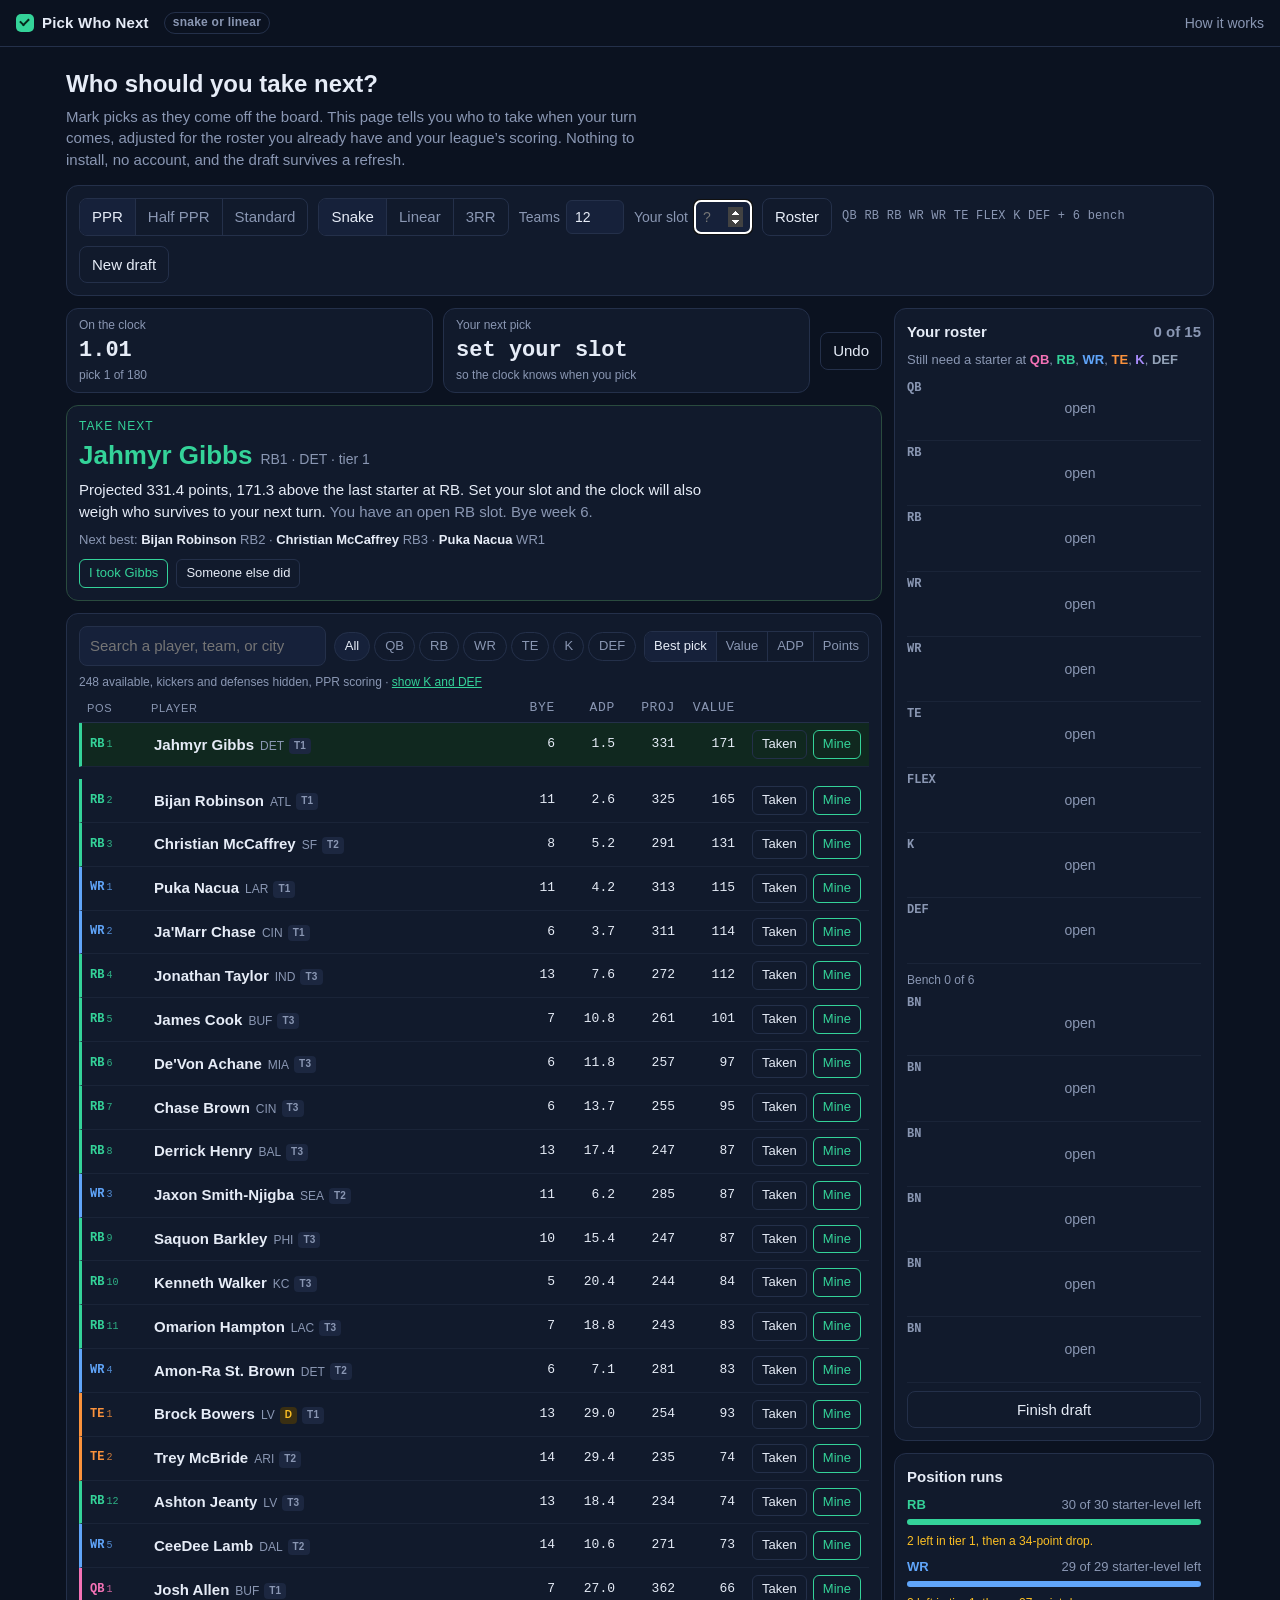
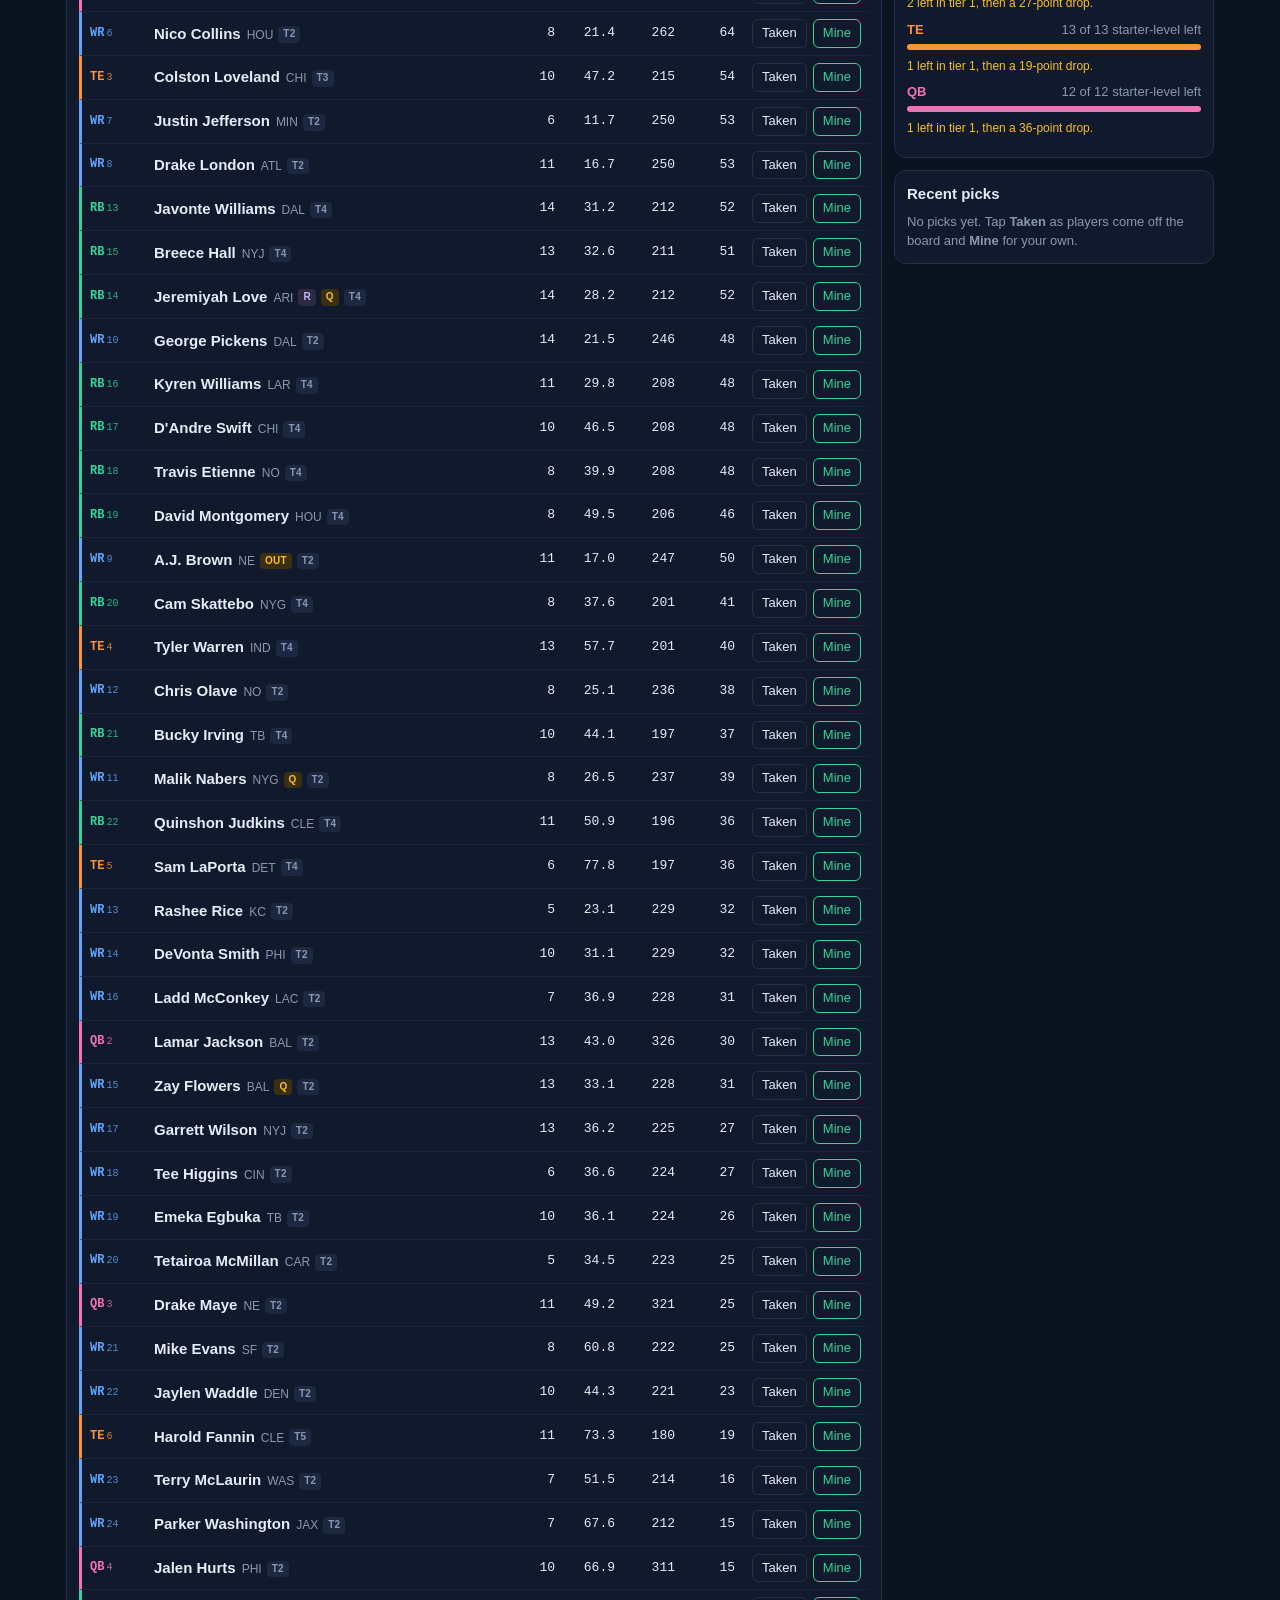
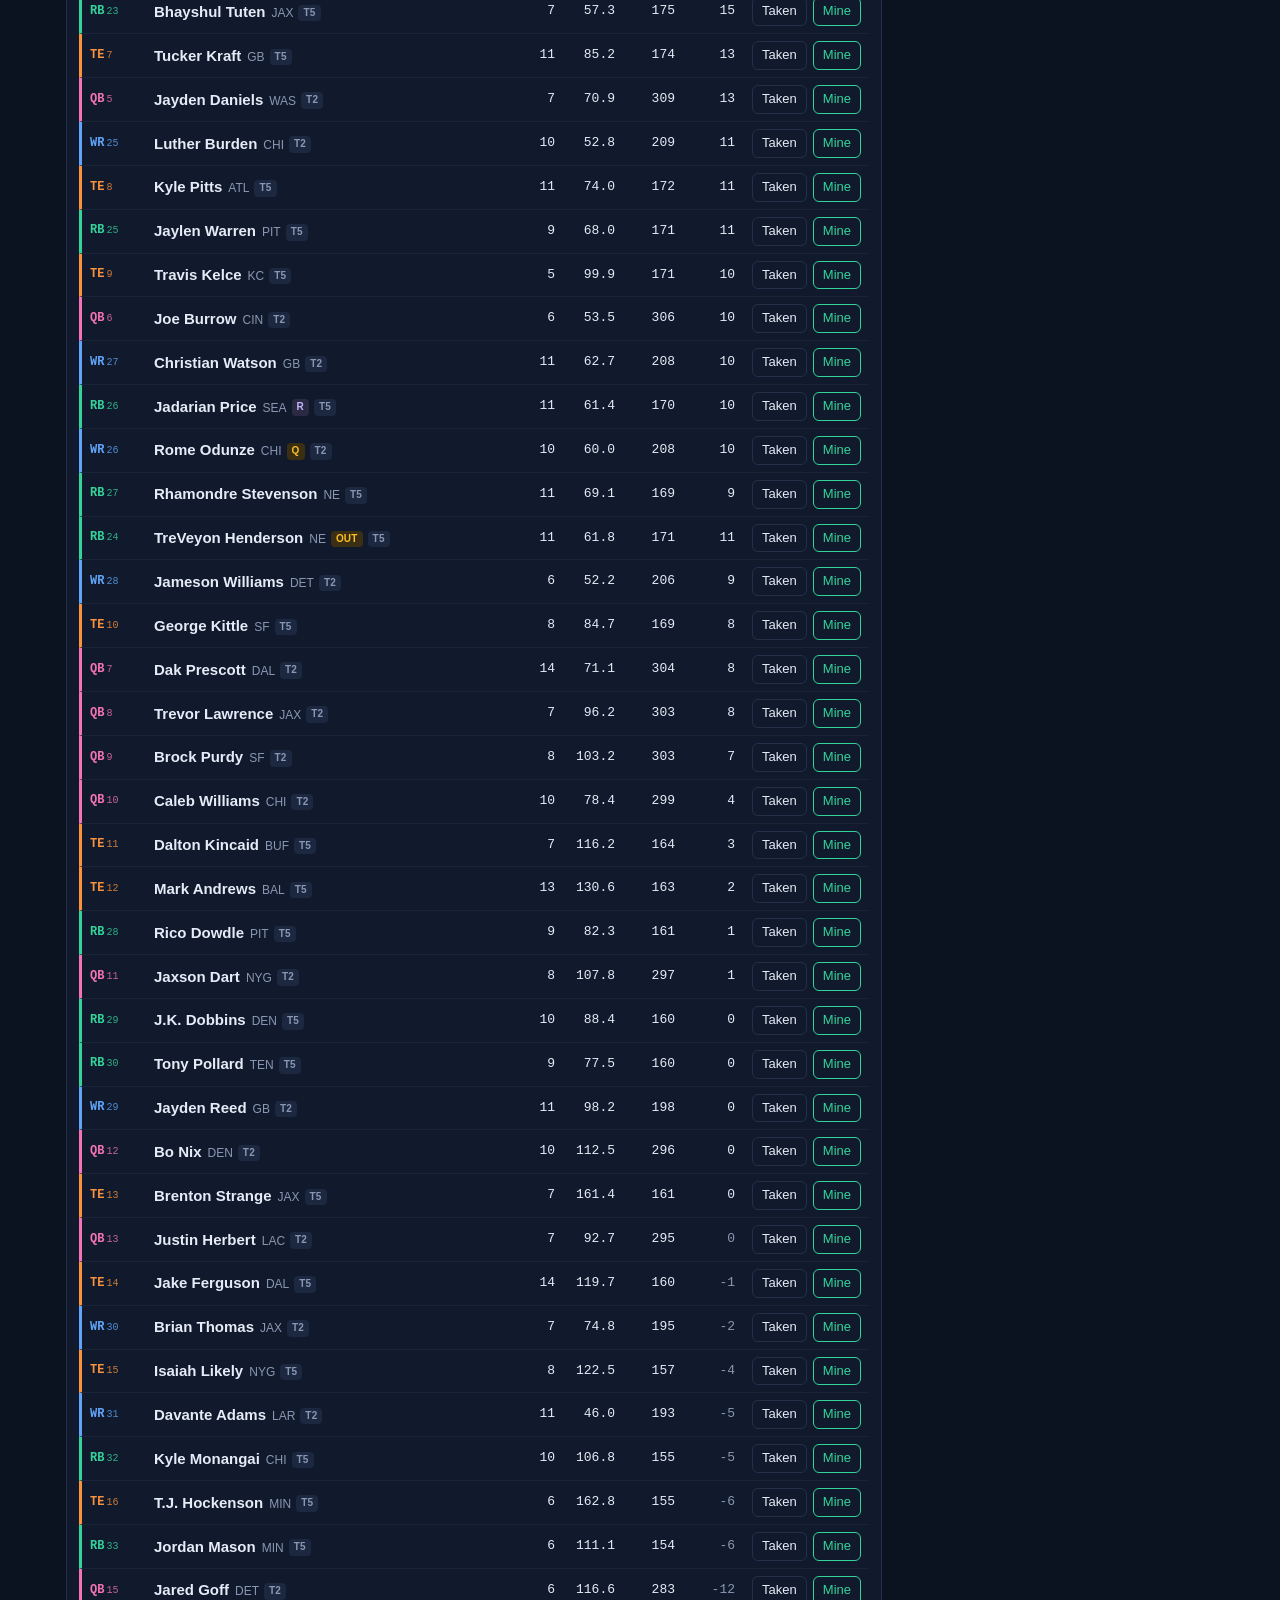
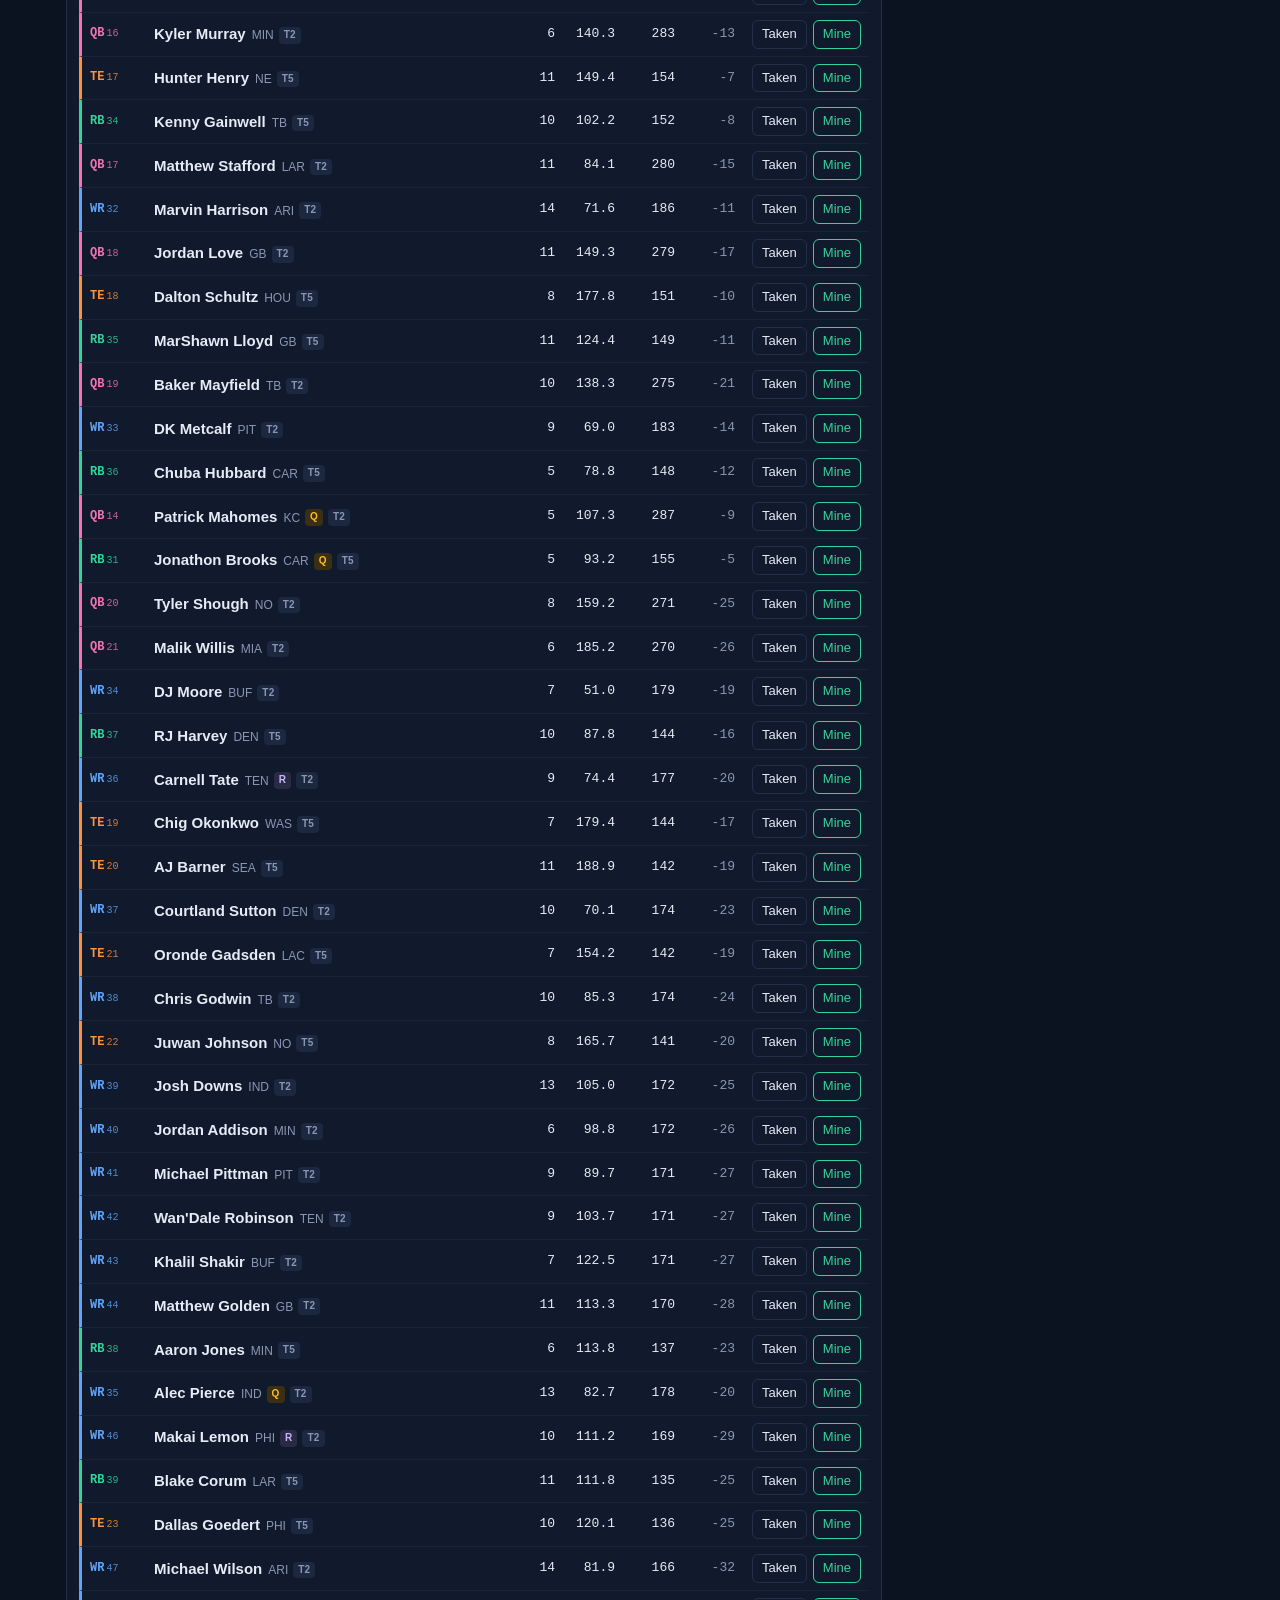
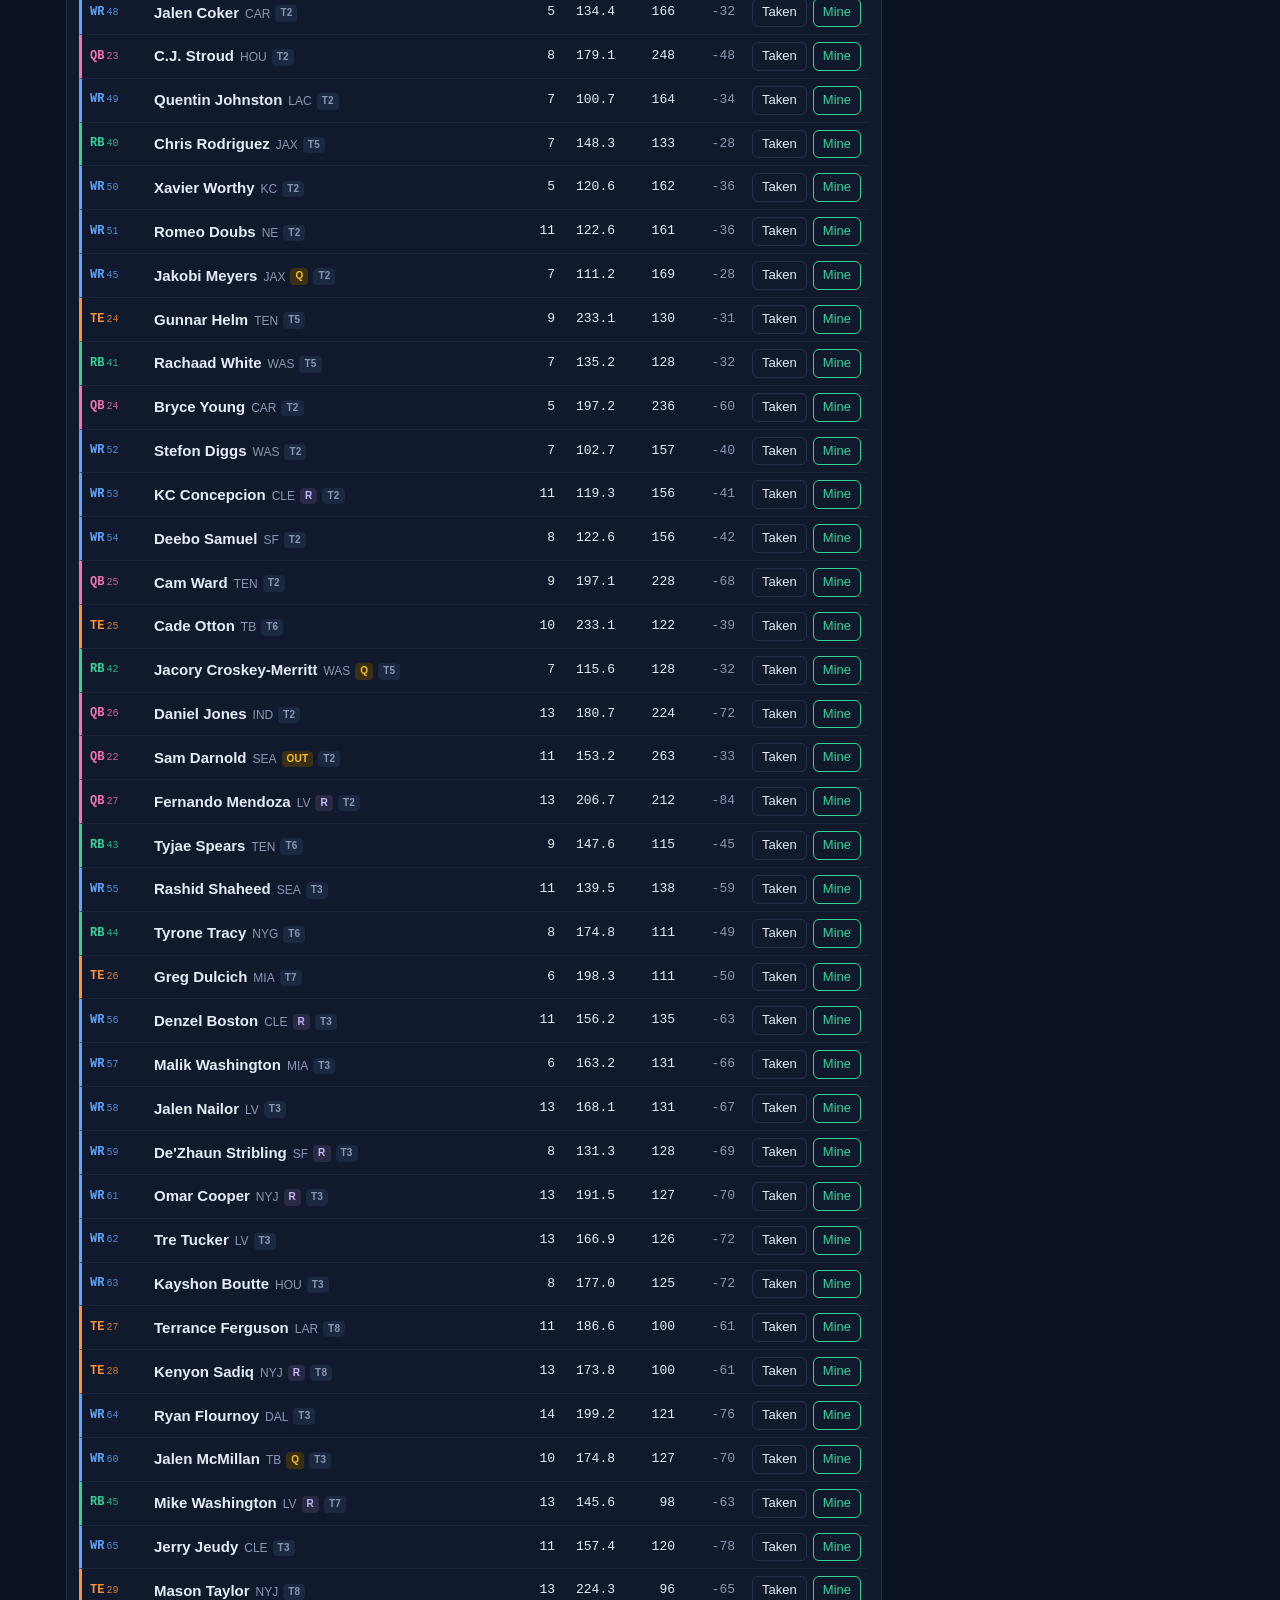
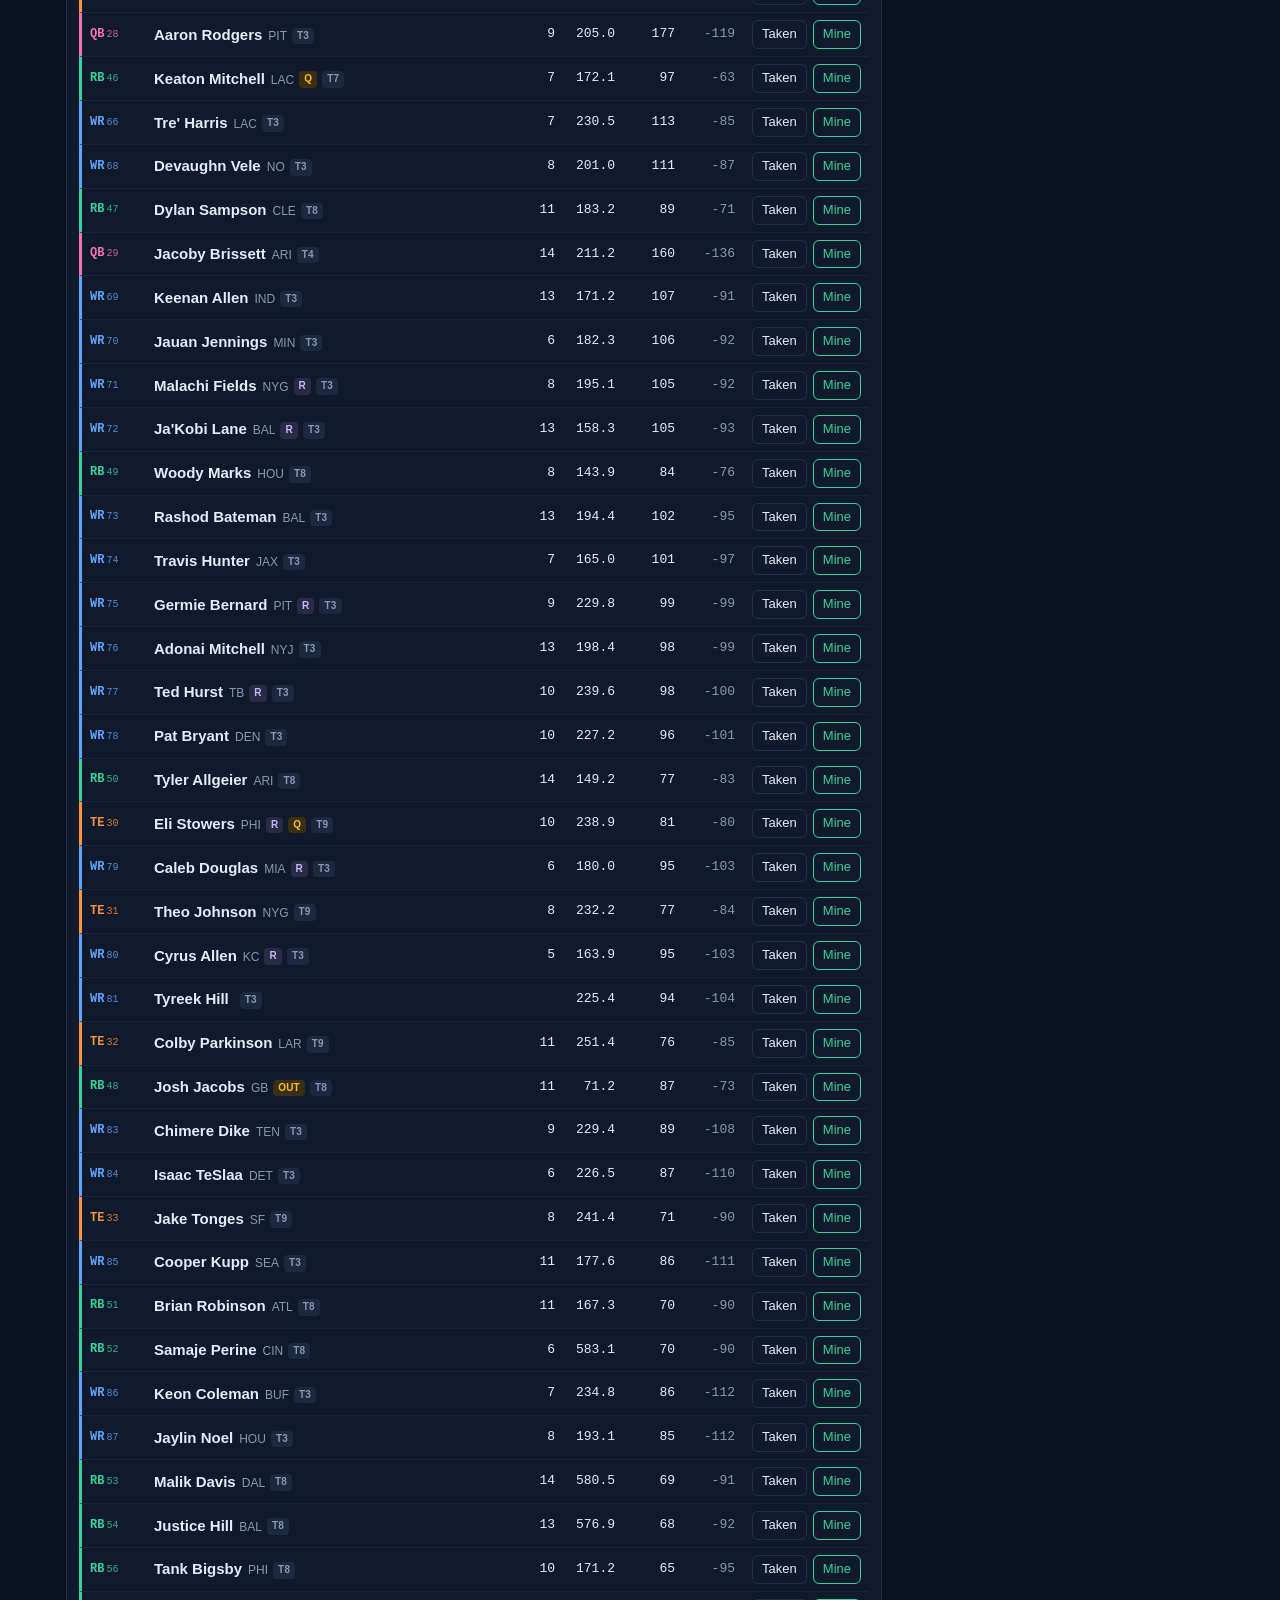
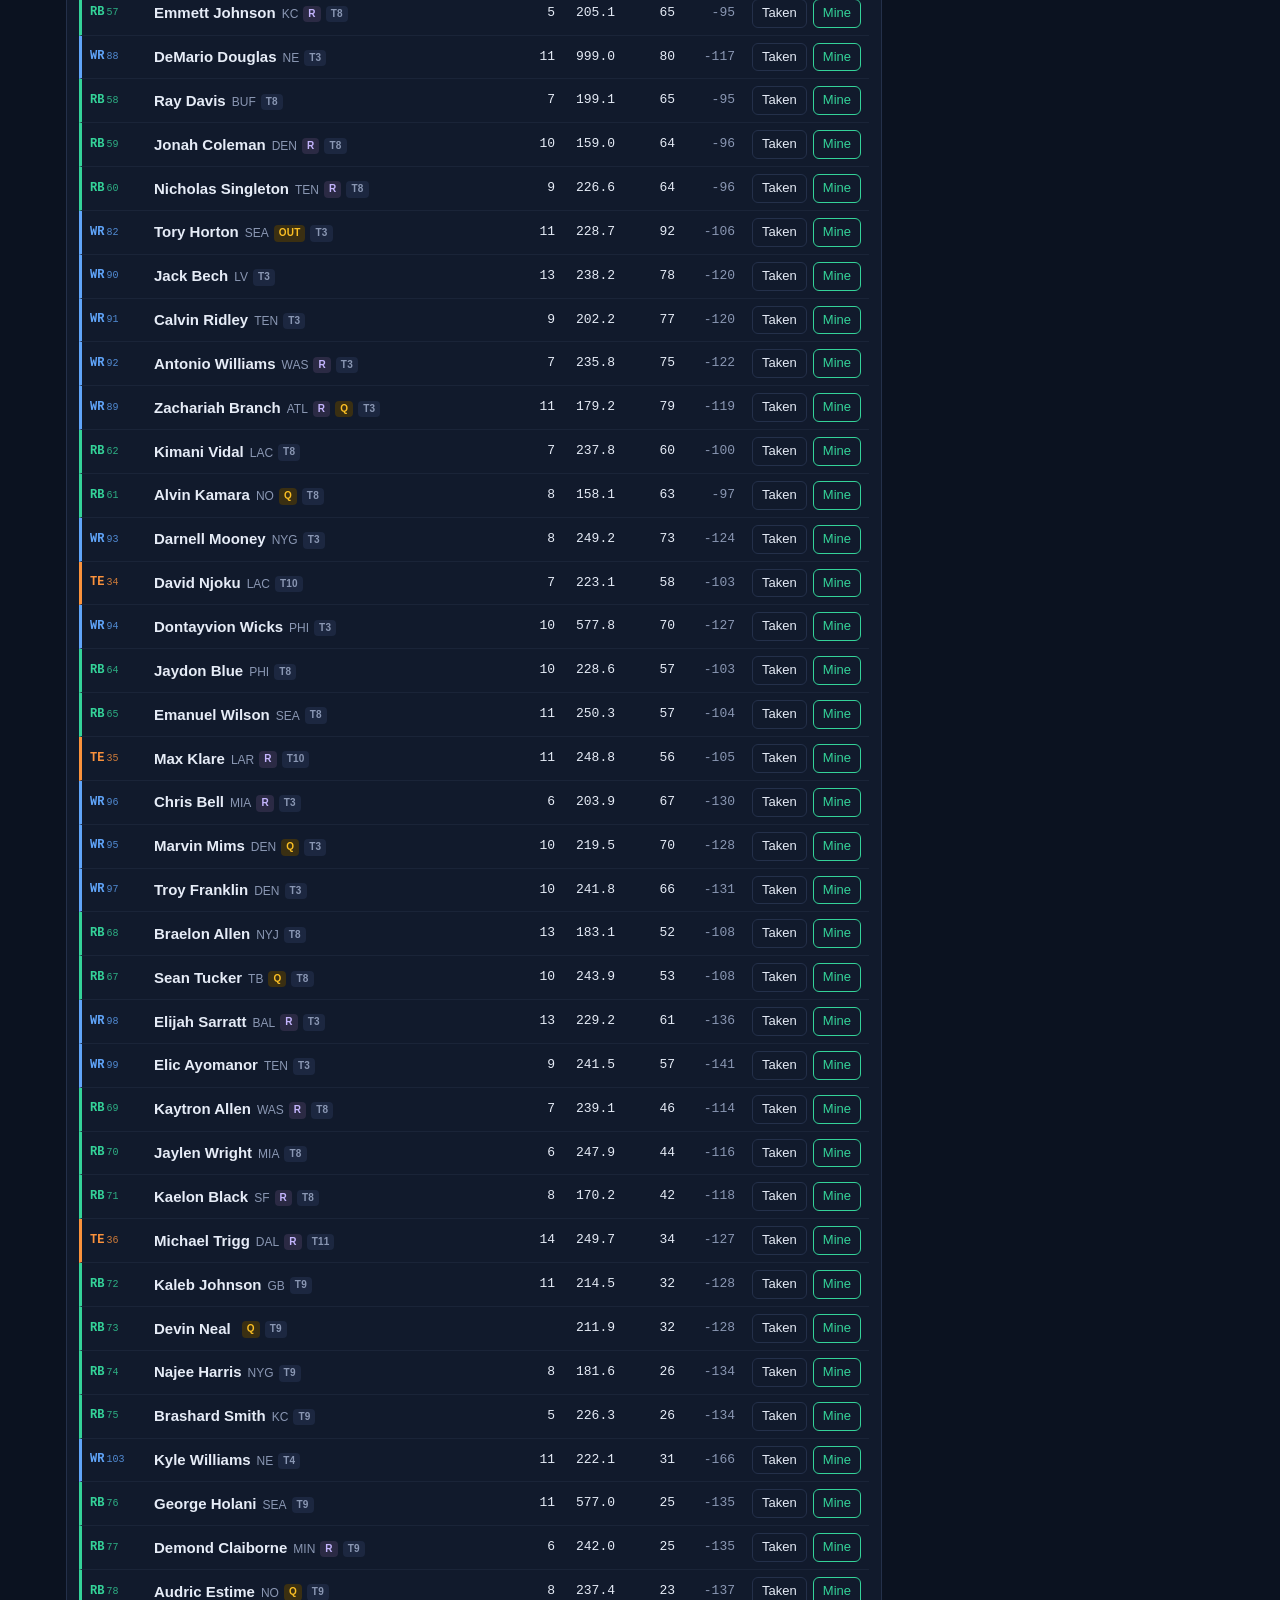
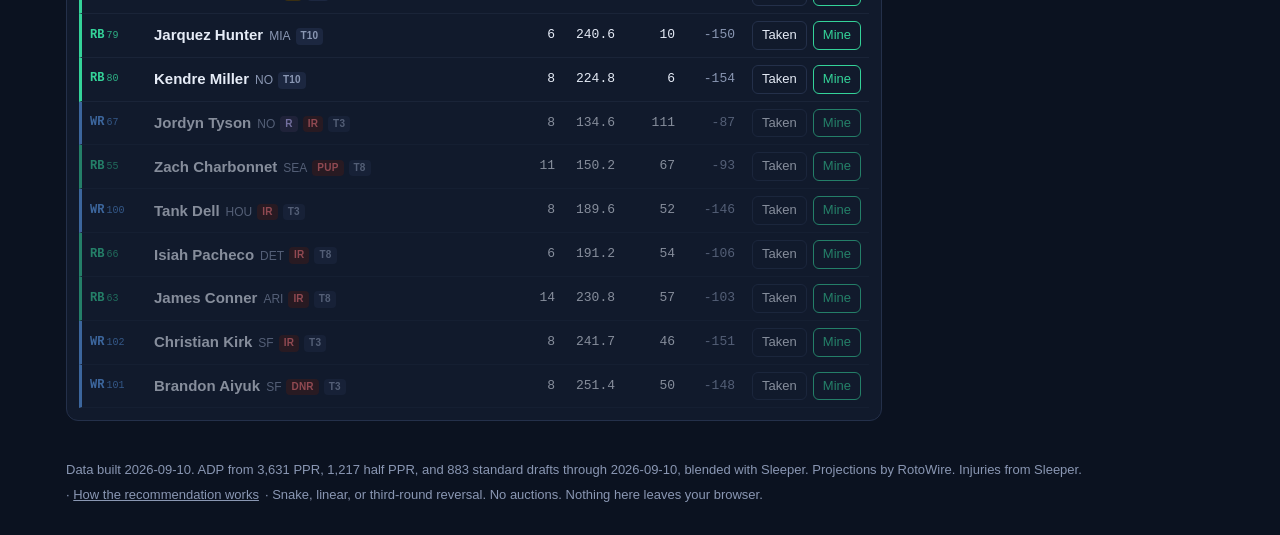
<file: index.html>
<!doctype html>
<html lang="en">
<head>
<meta charset="utf-8">
<meta name="viewport" content="width=device-width, initial-scale=1, viewport-fit=cover">
<title>Pick Who Next: a second screen for your fantasy football draft</title>
<meta name="description" content="Mark picks as they happen. It tells you who to take next, for your roster, in your scoring format. PPR, half PPR, or standard. Snake, linear, or third-round reversal. No account, nothing to install.">
<meta property="og:title" content="Pick Who Next">
<meta property="og:description" content="A second screen for your fantasy football draft. Mark picks as they happen and it tells you who to take next.">
<meta property="og:url" content="https://pickwhonext.com/">
<meta property="og:type" content="website">
<link rel="icon" href="data:image/svg+xml,%3Csvg xmlns='http://www.w3.org/2000/svg' viewBox='0 0 64 64'%3E%3Crect width='64' height='64' rx='12' fill='%230f1a2b'/%3E%3Cpath d='M14 34l12 12 24-26' fill='none' stroke='%2334d399' stroke-width='9' stroke-linecap='round' stroke-linejoin='round'/%3E%3C/svg%3E">
<link rel="stylesheet" href="style.css">
<script>
  // Google tags: Analytics (GA_ID) and Ads (AW_ID). Leave both empty and
  // nothing loads. AW_LABEL is the Ads conversion label for a completed
  // draft; empty means no conversion is reported. See DEPLOY.md.
  window.GA_ID = "G-YSLQLHQ11B";
  window.AW_ID = "AW-18428685436";
  window.AW_LABEL = "gB8XCMbW1O0cEPzYvdNE";
  if (window.GA_ID || window.AW_ID) {
    var s = document.createElement("script"); s.async = true;
    s.src = "https://www.googletagmanager.com/gtag/js?id=" + (window.AW_ID || window.GA_ID);
    document.head.appendChild(s);
    window.dataLayer = window.dataLayer || [];
    window.gtag = function(){ dataLayer.push(arguments); };
    gtag("js", new Date());
    if (window.GA_ID) gtag("config", window.GA_ID);
    if (window.AW_ID) gtag("config", window.AW_ID);
  }
</script>
</head>
<body>
<a class="skip" href="#board">Skip to the board</a>
<header class="top">
  <div class="brand">
    <a href="/" class="logo"><span class="mark"></span>Pick Who Next</a>
    <span class="tag">snake or linear</span>
  </div>
  <nav class="topnav">
    <a href="how.html">How it works</a>
  </nav>
</header>

<main class="wrap">
  <section class="intro" id="intro">
    <h1>Who should you take next?</h1>
    <p>Mark picks as they come off the board. This page tells you who to take when your turn comes, adjusted for the roster you already have and your league&rsquo;s scoring. Nothing to install, no account, and the draft survives a refresh.</p>
  </section>

  <section class="panel settings" id="settings" aria-label="League settings">
    <div class="row1">
      <div class="seg" id="fmtSeg" role="group" aria-label="Scoring format">
        <button data-fmt="ppr">PPR</button>
        <button data-fmt="half">Half PPR</button>
        <button data-fmt="std">Standard</button>
      </div>
      <div class="seg" id="orderSeg" role="group" aria-label="Draft order">
        <button data-order="snake">Snake</button>
        <button data-order="linear">Linear</button>
        <button data-order="3rr" title="Third-round reversal: rounds two and three both run backward, then it alternates">3RR</button>
      </div>
      <label class="num">Teams <input id="teams" type="number" min="4" max="16" inputmode="numeric"></label>
      <label class="num">Your slot <input id="slot" type="number" min="1" max="16" placeholder="?" inputmode="numeric"></label>
      <button class="btn ghost" id="rosterBtn" aria-expanded="false" aria-controls="rosterCfg">Roster</button>
      <span class="rsum" id="rosterSummary" title="Click to change the roster shape"></span>
      <button class="btn ghost danger" id="resetBtn">New draft</button>
    </div>
    <div class="rostercfg" id="rosterCfg" hidden>
      <span class="cfgl">Starters</span>
      <label>QB <input data-slot="QB" type="number" min="0" max="3"></label>
      <label>RB <input data-slot="RB" type="number" min="0" max="4"></label>
      <label>WR <input data-slot="WR" type="number" min="0" max="4"></label>
      <label>TE <input data-slot="TE" type="number" min="0" max="3"></label>
      <label>FLEX <input data-slot="FLEX" type="number" min="0" max="3"></label>
      <label title="Superflex: QB, RB, WR, or TE">SFLEX <input data-slot="SFLEX" type="number" min="0" max="2"></label>
      <label>K <input data-slot="K" type="number" min="0" max="1"></label>
      <label>DEF <input data-slot="DEF" type="number" min="0" max="1"></label>
      <span class="cfgl">Bench</span>
      <label>BN <input data-slot="BN" type="number" min="0" max="10"></label>
      <span class="cfgnote" id="cfgNote"></span>
    </div>
  </section>

  <section class="grid">
    <div class="col main">
      <div class="clockbar" id="clockBar">
        <div class="clock"><span class="k">On the clock</span><b id="onClock">1.01</b><small id="overall">pick 1</small></div>
        <div class="clock mine" id="clockMine"><span class="k">Your next pick</span><b id="yourTurn">set your slot</b><small id="yourAway"></small></div>
        <div class="clockbtns">
          <button class="btn ghost" id="undoBtn" title="Undo the last pick (Ctrl+Z)">Undo</button>
        </div>
      </div>

      <div class="rec panel" id="rec" aria-live="polite">
        <div class="reclabel">Take next</div>
        <div id="recBody" class="recbody"><div class="muted">Loading the board&hellip;</div></div>
      </div>

      <div class="panel board" id="board">
        <div class="toolbar">
          <input id="search" type="search" placeholder="Search a player, team, or city" autocomplete="off" aria-label="Search players">
          <div class="chips" id="chips">
            <button class="chip active" data-pos="ALL">All</button>
            <button class="chip" data-pos="QB">QB</button>
            <button class="chip" data-pos="RB">RB</button>
            <button class="chip" data-pos="WR">WR</button>
            <button class="chip" data-pos="TE">TE</button>
            <button class="chip" data-pos="K">K</button>
            <button class="chip" data-pos="DEF">DEF</button>
          </div>
          <div class="seg small" id="sortSeg" role="group" aria-label="Sort">
            <button data-sort="score" class="on">Best pick</button>
            <button data-sort="value">Value</button>
            <button data-sort="adp">ADP</button>
            <button data-sort="proj">Points</button>
          </div>
        </div>
        <div class="count" id="count"></div>
        <div class="hdr">
          <span class="h-pos">Pos</span><span class="h-name">Player</span><span class="h-bye">Bye</span><span class="h-adp">ADP</span><span class="h-proj">Proj</span><span class="h-val">Value</span><span class="h-act"></span>
        </div>
        <div id="list" class="list"></div>
      </div>
    </div>

    <aside class="col side">
      <div class="panel">
        <div class="ptitle">Your roster <span id="rosterCount" class="muted"></span></div>
        <div id="roster"></div>
        <button class="btn ghost wide" id="finishBtn">Finish draft</button>
      </div>
      <div class="panel">
        <div class="ptitle">Position runs</div>
        <div id="cliffs"></div>
      </div>
      <div class="panel">
        <div class="ptitle">Recent picks</div>
        <div id="log"></div>
      </div>
    </aside>
  </section>

  <section class="panel summary" id="summary" hidden>
    <div class="ptitle">Your team</div>
    <pre id="summaryText"></pre>
    <div class="sumbtns">
      <button class="btn" id="copyBtn">Copy</button>
      <button class="btn ghost" id="closeSummary">Back to the board</button>
    </div>
  </section>
</main>

<footer class="foot">
  <span id="footData">Data loading&hellip;</span>
  <span>&middot; <a href="how.html">How the recommendation works</a></span>
  <span>&middot; Snake, linear, or third-round reversal. No auctions. Nothing here leaves your browser.</span>
</footer>
<script src="app.js"></script>
</body>
</html>
</file>
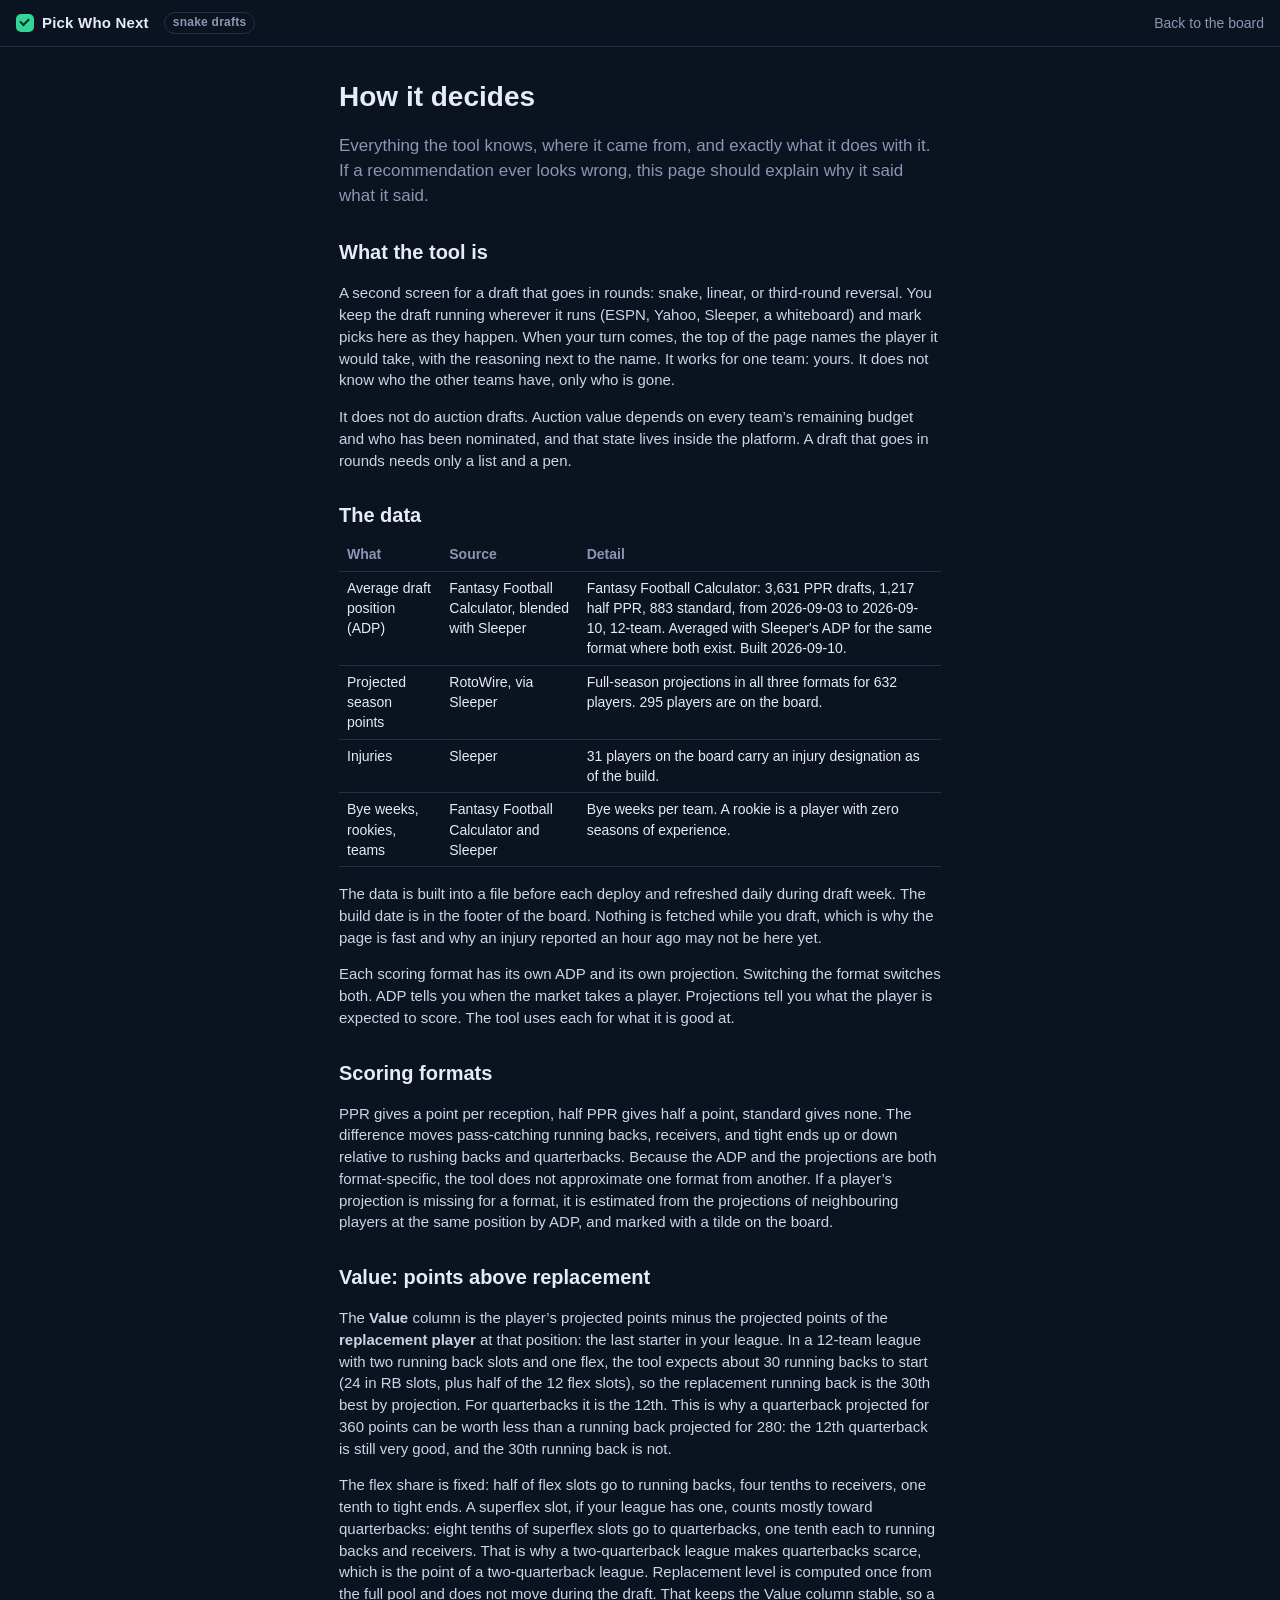
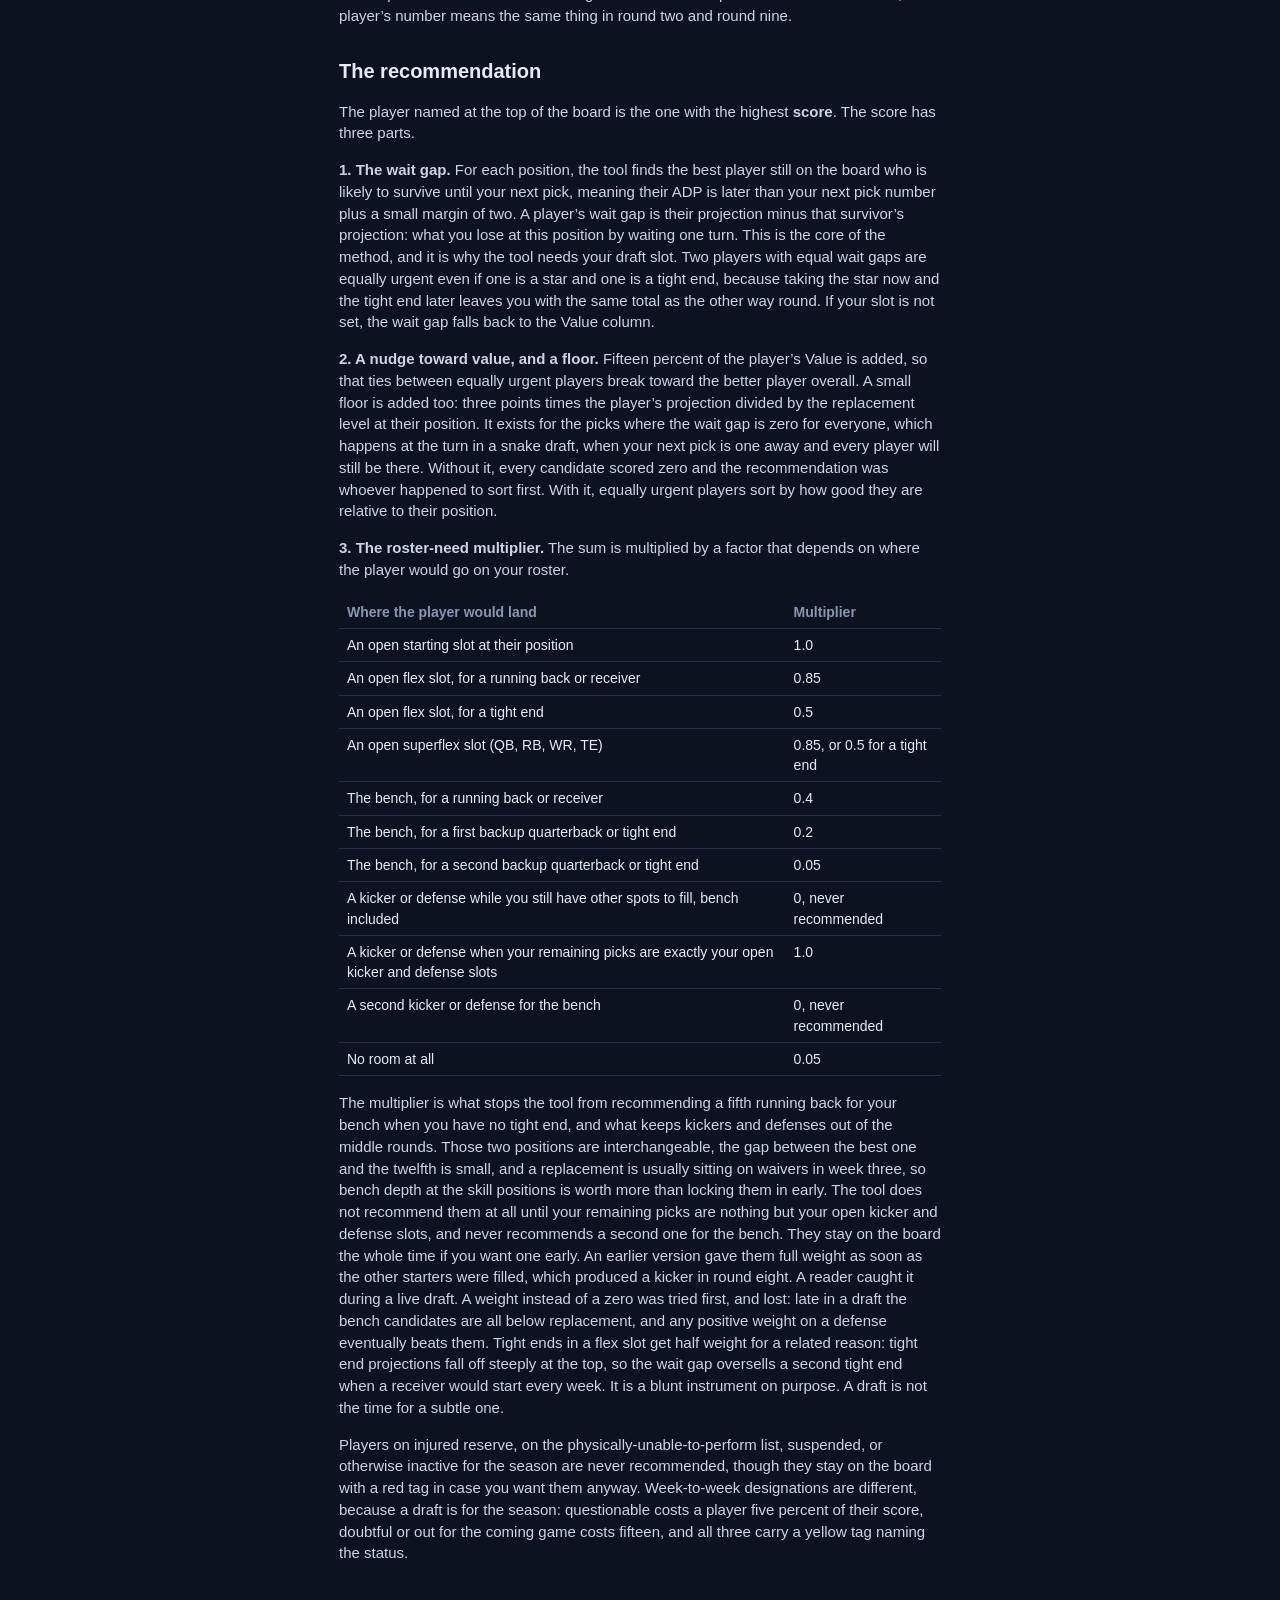
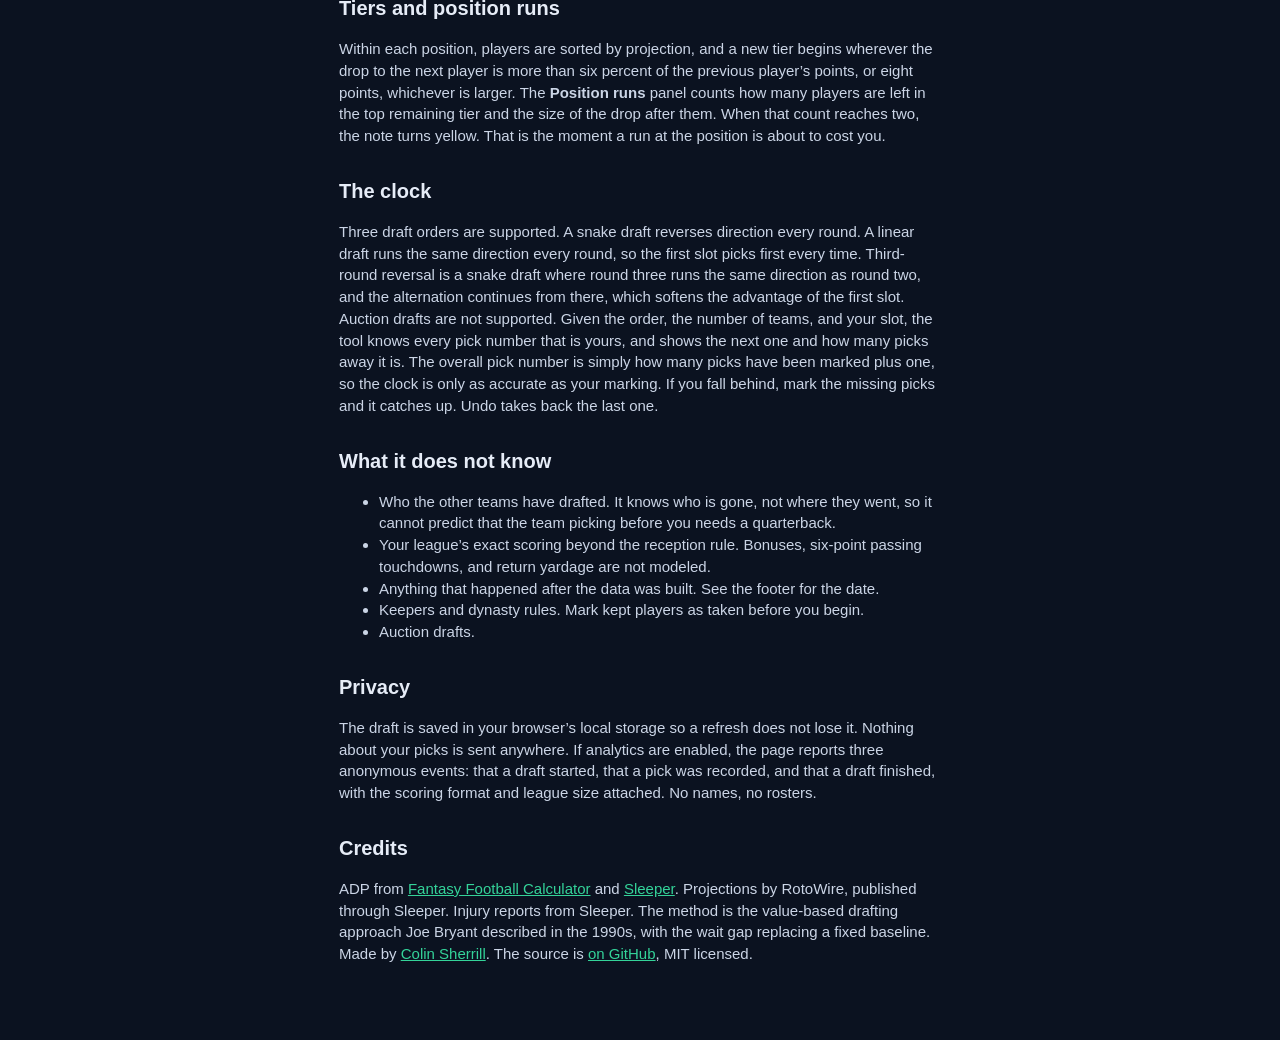
<file: how.html>
<!doctype html>
<html lang="en">
<head>
<meta charset="utf-8">
<meta name="viewport" content="width=device-width, initial-scale=1">
<title>How Pick Who Next decides</title>
<meta name="description" content="Where the numbers come from and how the recommendation is built: ADP, projections, replacement level, the wait gap, and the roster-need multiplier.">
<link rel="icon" href="data:image/svg+xml,%3Csvg xmlns='http://www.w3.org/2000/svg' viewBox='0 0 64 64'%3E%3Crect width='64' height='64' rx='12' fill='%230f1a2b'/%3E%3Cpath d='M14 34l12 12 24-26' fill='none' stroke='%2334d399' stroke-width='9' stroke-linecap='round' stroke-linejoin='round'/%3E%3C/svg%3E">
<link rel="stylesheet" href="style.css">
</head>
<body>
<header class="top">
  <div class="brand"><a href="/" class="logo"><span class="mark"></span>Pick Who Next</a><span class="tag">snake drafts</span></div>
  <nav class="topnav"><a href="/">Back to the board</a></nav>
</header>
<main class="doc">
  <h1>How it decides</h1>
  <p class="lede">Everything the tool knows, where it came from, and exactly what it does with it. If a recommendation ever looks wrong, this page should explain why it said what it said.</p>

  <h2>What the tool is</h2>
  <p>A second screen for a draft that goes in rounds: snake, linear, or third-round reversal. You keep the draft running wherever it runs (ESPN, Yahoo, Sleeper, a whiteboard) and mark picks here as they happen. When your turn comes, the top of the page names the player it would take, with the reasoning next to the name. It works for one team: yours. It does not know who the other teams have, only who is gone.</p>
  <p>It does not do auction drafts. Auction value depends on every team&rsquo;s remaining budget and who has been nominated, and that state lives inside the platform. A draft that goes in rounds needs only a list and a pen.</p>

  <h2>The data</h2>
  <table id="dataTable">
    <tr><th>What</th><th>Source</th><th>Detail</th></tr>
    <tr><td>Average draft position (ADP)</td><td>Fantasy Football Calculator, blended with Sleeper</td><td id="adpDetail">Loading&hellip;</td></tr>
    <tr><td>Projected season points</td><td>RotoWire, via Sleeper</td><td id="projDetail">Loading&hellip;</td></tr>
    <tr><td>Injuries</td><td>Sleeper</td><td id="injDetail">Loading&hellip;</td></tr>
    <tr><td>Bye weeks, rookies, teams</td><td>Fantasy Football Calculator and Sleeper</td><td>Bye weeks per team. A rookie is a player with zero seasons of experience.</td></tr>
  </table>
  <p>The data is built into a file before each deploy and refreshed daily during draft week. The build date is in the footer of the board. Nothing is fetched while you draft, which is why the page is fast and why an injury reported an hour ago may not be here yet.</p>
  <p>Each scoring format has its own ADP and its own projection. Switching the format switches both. ADP tells you when the market takes a player. Projections tell you what the player is expected to score. The tool uses each for what it is good at.</p>

  <h2>Scoring formats</h2>
  <p>PPR gives a point per reception, half PPR gives half a point, standard gives none. The difference moves pass-catching running backs, receivers, and tight ends up or down relative to rushing backs and quarterbacks. Because the ADP and the projections are both format-specific, the tool does not approximate one format from another. If a player&rsquo;s projection is missing for a format, it is estimated from the projections of neighbouring players at the same position by ADP, and marked with a tilde on the board.</p>

  <h2>Value: points above replacement</h2>
  <p>The <b>Value</b> column is the player&rsquo;s projected points minus the projected points of the <b>replacement player</b> at that position: the last starter in your league. In a 12-team league with two running back slots and one flex, the tool expects about 30 running backs to start (24 in RB slots, plus half of the 12 flex slots), so the replacement running back is the 30th best by projection. For quarterbacks it is the 12th. This is why a quarterback projected for 360 points can be worth less than a running back projected for 280: the 12th quarterback is still very good, and the 30th running back is not.</p>
  <p>The flex share is fixed: half of flex slots go to running backs, four tenths to receivers, one tenth to tight ends. A superflex slot, if your league has one, counts mostly toward quarterbacks: eight tenths of superflex slots go to quarterbacks, one tenth each to running backs and receivers. That is why a two-quarterback league makes quarterbacks scarce, which is the point of a two-quarterback league. Replacement level is computed once from the full pool and does not move during the draft. That keeps the Value column stable, so a player&rsquo;s number means the same thing in round two and round nine.</p>

  <h2>The recommendation</h2>
  <p>The player named at the top of the board is the one with the highest <b>score</b>. The score has three parts.</p>
  <p><b>1. The wait gap.</b> For each position, the tool finds the best player still on the board who is likely to survive until your next pick, meaning their ADP is later than your next pick number plus a small margin of two. A player&rsquo;s wait gap is their projection minus that survivor&rsquo;s projection: what you lose at this position by waiting one turn. This is the core of the method, and it is why the tool needs your draft slot. Two players with equal wait gaps are equally urgent even if one is a star and one is a tight end, because taking the star now and the tight end later leaves you with the same total as the other way round. If your slot is not set, the wait gap falls back to the Value column.</p>
  <p><b>2. A nudge toward value, and a floor.</b> Fifteen percent of the player&rsquo;s Value is added, so that ties between equally urgent players break toward the better player overall. A small floor is added too: three points times the player&rsquo;s projection divided by the replacement level at their position. It exists for the picks where the wait gap is zero for everyone, which happens at the turn in a snake draft, when your next pick is one away and every player will still be there. Without it, every candidate scored zero and the recommendation was whoever happened to sort first. With it, equally urgent players sort by how good they are relative to their position.</p>
  <p><b>3. The roster-need multiplier.</b> The sum is multiplied by a factor that depends on where the player would go on your roster.</p>
  <table>
    <tr><th>Where the player would land</th><th>Multiplier</th></tr>
    <tr><td>An open starting slot at their position</td><td>1.0</td></tr>
    <tr><td>An open flex slot, for a running back or receiver</td><td>0.85</td></tr>
    <tr><td>An open flex slot, for a tight end</td><td>0.5</td></tr>
    <tr><td>An open superflex slot (QB, RB, WR, TE)</td><td>0.85, or 0.5 for a tight end</td></tr>
    <tr><td>The bench, for a running back or receiver</td><td>0.4</td></tr>
    <tr><td>The bench, for a first backup quarterback or tight end</td><td>0.2</td></tr>
    <tr><td>The bench, for a second backup quarterback or tight end</td><td>0.05</td></tr>
    <tr><td>A kicker or defense while you still have other spots to fill, bench included</td><td>0, never recommended</td></tr>
    <tr><td>A kicker or defense when your remaining picks are exactly your open kicker and defense slots</td><td>1.0</td></tr>
    <tr><td>A second kicker or defense for the bench</td><td>0, never recommended</td></tr>
    <tr><td>No room at all</td><td>0.05</td></tr>
  </table>
  <p>The multiplier is what stops the tool from recommending a fifth running back for your bench when you have no tight end, and what keeps kickers and defenses out of the middle rounds. Those two positions are interchangeable, the gap between the best one and the twelfth is small, and a replacement is usually sitting on waivers in week three, so bench depth at the skill positions is worth more than locking them in early. The tool does not recommend them at all until your remaining picks are nothing but your open kicker and defense slots, and never recommends a second one for the bench. They stay on the board the whole time if you want one early. An earlier version gave them full weight as soon as the other starters were filled, which produced a kicker in round eight. A reader caught it during a live draft. A weight instead of a zero was tried first, and lost: late in a draft the bench candidates are all below replacement, and any positive weight on a defense eventually beats them. Tight ends in a flex slot get half weight for a related reason: tight end projections fall off steeply at the top, so the wait gap oversells a second tight end when a receiver would start every week. It is a blunt instrument on purpose. A draft is not the time for a subtle one.</p>
  <p>Players on injured reserve, on the physically-unable-to-perform list, suspended, or otherwise inactive for the season are never recommended, though they stay on the board with a red tag in case you want them anyway. Week-to-week designations are different, because a draft is for the season: questionable costs a player five percent of their score, doubtful or out for the coming game costs fifteen, and all three carry a yellow tag naming the status.</p>

  <h2>Tiers and position runs</h2>
  <p>Within each position, players are sorted by projection, and a new tier begins wherever the drop to the next player is more than six percent of the previous player&rsquo;s points, or eight points, whichever is larger. The <b>Position runs</b> panel counts how many players are left in the top remaining tier and the size of the drop after them. When that count reaches two, the note turns yellow. That is the moment a run at the position is about to cost you.</p>

  <h2>The clock</h2>
  <p>Three draft orders are supported. A snake draft reverses direction every round. A linear draft runs the same direction every round, so the first slot picks first every time. Third-round reversal is a snake draft where round three runs the same direction as round two, and the alternation continues from there, which softens the advantage of the first slot. Auction drafts are not supported. Given the order, the number of teams, and your slot, the tool knows every pick number that is yours, and shows the next one and how many picks away it is. The overall pick number is simply how many picks have been marked plus one, so the clock is only as accurate as your marking. If you fall behind, mark the missing picks and it catches up. Undo takes back the last one.</p>

  <h2>What it does not know</h2>
  <ul>
    <li>Who the other teams have drafted. It knows who is gone, not where they went, so it cannot predict that the team picking before you needs a quarterback.</li>
    <li>Your league&rsquo;s exact scoring beyond the reception rule. Bonuses, six-point passing touchdowns, and return yardage are not modeled.</li>
    <li>Anything that happened after the data was built. See the footer for the date.</li>
    <li>Keepers and dynasty rules. Mark kept players as taken before you begin.</li>
    <li>Auction drafts.</li>
  </ul>

  <h2>Privacy</h2>
  <p>The draft is saved in your browser&rsquo;s local storage so a refresh does not lose it. Nothing about your picks is sent anywhere. If analytics are enabled, the page reports three anonymous events: that a draft started, that a pick was recorded, and that a draft finished, with the scoring format and league size attached. No names, no rosters.</p>

  <h2>Credits</h2>
  <p>ADP from <a href="https://fantasyfootballcalculator.com/adp">Fantasy Football Calculator</a> and <a href="https://sleeper.com">Sleeper</a>. Projections by RotoWire, published through Sleeper. Injury reports from Sleeper. The method is the value-based drafting approach Joe Bryant described in the 1990s, with the wait gap replacing a fixed baseline. Made by <a href="https://colin.sh">Colin Sherrill</a>. The source is <a href="https://github.com/cpsherrill/pickwhonext">on GitHub</a>, MIT licensed.</p>
</main>
<script>
fetch("data/players.json").then(function (r) { return r.json(); }).then(function (d) {
  var m = d.meta, a = m.sources.adp.formats;
  function n(x) { return (x || 0).toLocaleString(); }
  document.getElementById("adpDetail").textContent = "Fantasy Football Calculator: " + n(a.ppr.drafts) + " PPR drafts, " + n(a.half.drafts) + " half PPR, " + n(a.std.drafts) + " standard, from " + a.ppr.start + " to " + a.ppr.end + ", 12-team. Averaged with Sleeper's ADP for the same format where both exist. Built " + m.built.slice(0, 10) + ".";
  document.getElementById("projDetail").textContent = "Full-season projections in all three formats for " + n(m.sources.projections.players) + " players. " + d.players.length + " players are on the board.";
  document.getElementById("injDetail").textContent = n(m.sources.injuries.flagged) + " players on the board carry an injury designation as of the build.";
});
</script>
</body>
</html>
</file>
<file: style.css>
/* Pick Who Next. Dark war room, position colors, one column on phones. */
:root {
  --bg: #0b1220; --panel: #111a2c; --panel2: #16213a; --line: #24304a;
  --text: #e6ecf7; --muted: #8a97b3; --accent: #34d399; --warn: #fbbf24; --bad: #f87171;
  --qb: #f472b6; --rb: #34d399; --wr: #60a5fa; --te: #fb923c; --k: #a78bfa; --def: #94a3b8;
  --mono: ui-monospace, SFMono-Regular, Menlo, Consolas, monospace;
  --sans: -apple-system, BlinkMacSystemFont, "Segoe UI", Roboto, Helvetica, Arial, sans-serif;
}
* { box-sizing: border-box; }
[hidden] { display: none !important; }
html { color-scheme: dark; }
body { margin: 0; background: var(--bg); color: var(--text); font: 15px/1.45 var(--sans); -webkit-font-smoothing: antialiased; }
a { color: var(--accent); }
button, input { font: inherit; color: inherit; }
.skip { position: absolute; left: -999px; }
.skip:focus { left: 8px; top: 8px; background: var(--accent); color: #000; padding: 6px 10px; z-index: 9; }
.muted { color: var(--muted); }

.top { display: flex; align-items: center; justify-content: space-between; padding: 12px 16px; border-bottom: 1px solid var(--line); }
.brand { display: flex; align-items: center; gap: 10px; }
.logo { color: var(--text); text-decoration: none; font-weight: 700; letter-spacing: .2px; display: flex; align-items: center; gap: 8px; }
.mark { width: 18px; height: 18px; border-radius: 5px; background: var(--accent); display: inline-block; position: relative; }
.mark::after { content: ""; position: absolute; left: 4px; top: 4px; width: 7px; height: 4px; border-left: 2.5px solid #06281c; border-bottom: 2.5px solid #06281c; transform: rotate(-45deg); }
.brand .tag { font-size: 12px; color: var(--muted); border: 1px solid var(--line); border-radius: 999px; padding: 1px 8px; }
.topnav a { color: var(--muted); text-decoration: none; font-size: 14px; }
.topnav a:hover { color: var(--text); }

.wrap { max-width: 1180px; margin: 0 auto; padding: 14px 16px 40px; }
.intro h1 { font-size: 24px; margin: 6px 0 4px; }
.intro p { margin: 0 0 14px; color: var(--muted); max-width: 70ch; }

.panel { background: var(--panel); border: 1px solid var(--line); border-radius: 12px; padding: 12px; }
.panel + .panel { margin-top: 12px; }
.ptitle { font-weight: 600; margin-bottom: 8px; display: flex; justify-content: space-between; align-items: baseline; }

.settings { margin-bottom: 12px; }
.row1 { display: flex; flex-wrap: wrap; gap: 10px; align-items: center; }
.seg { display: inline-flex; border: 1px solid var(--line); border-radius: 8px; overflow: hidden; }
.seg button { background: transparent; border: 0; padding: 7px 12px; cursor: pointer; color: var(--muted); }
.seg button + button { border-left: 1px solid var(--line); }
.seg button.on { background: var(--panel2); color: var(--text); }
.seg.small button { padding: 5px 9px; font-size: 13px; }
.num { display: inline-flex; align-items: center; gap: 6px; color: var(--muted); font-size: 14px; }
.num input { width: 58px; background: var(--panel2); border: 1px solid var(--line); border-radius: 6px; padding: 6px 8px; color: var(--text); }
.btn { background: var(--accent); color: #05281b; border: 0; border-radius: 8px; padding: 7px 12px; font-weight: 600; cursor: pointer; }
.btn.ghost { background: transparent; color: var(--text); border: 1px solid var(--line); font-weight: 500; }
.btn.ghost.danger:hover { border-color: var(--bad); color: var(--bad); }
.btn.wide { width: 100%; margin-top: 8px; }
.rsum { font-family: var(--mono); font-size: 12px; color: var(--muted); cursor: pointer; letter-spacing: .02em; }
.rsum:hover { color: var(--text); }
.rostercfg { display: flex; flex-wrap: wrap; gap: 8px 12px; align-items: center; margin-top: 10px; padding-top: 10px; border-top: 1px solid var(--line); font-size: 14px; color: var(--muted); }
.rostercfg label { display: inline-flex; align-items: center; gap: 5px; }
.rostercfg input { width: 46px; background: var(--panel2); border: 1px solid var(--line); border-radius: 6px; padding: 4px 6px; color: var(--text); }
.cfgl { font-weight: 600; color: var(--text); }
.cfgnote { flex-basis: 100%; font-size: 13px; }

.grid { display: grid; grid-template-columns: minmax(0, 1fr) 320px; gap: 12px; align-items: start; }
@media (max-width: 860px) { .grid { grid-template-columns: 1fr; } }

.clockbar { display: flex; gap: 10px; align-items: stretch; margin-bottom: 12px; flex-wrap: wrap; }
.clock { flex: 1; min-width: 140px; background: var(--panel); border: 1px solid var(--line); border-radius: 12px; padding: 8px 12px; display: flex; flex-direction: column; }
.clock .k { font-size: 12px; color: var(--muted); }
.clock b { font-size: 22px; font-family: var(--mono); }
.clock small { color: var(--muted); font-size: 12px; }
.clock.mine.soon { border-color: var(--accent); box-shadow: 0 0 0 1px var(--accent) inset; }
.clock.mine.now { border-color: var(--accent); background: #10281f; }
.clockbtns { display: flex; align-items: center; }

.rec { margin-bottom: 12px; border-color: #2a4b3e; }
.reclabel { font-size: 12px; text-transform: uppercase; letter-spacing: .08em; color: var(--accent); }
.recname { font-size: 26px; font-weight: 700; margin: 2px 0; }
.recname small { font-size: 14px; font-weight: 500; color: var(--muted); margin-left: 8px; }
.recwhy { color: var(--text); margin: 4px 0 8px; max-width: 78ch; }
.recwhy .muted { color: var(--muted); }
.recalts { display: flex; flex-wrap: wrap; gap: 8px 18px; font-size: 13px; color: var(--muted); }
.recalts b { color: var(--text); font-weight: 600; }
.recbtns { margin-top: 10px; display: flex; gap: 8px; }

.toolbar { display: flex; flex-wrap: wrap; gap: 8px; align-items: center; }
#search { flex: 1 1 220px; background: var(--panel2); border: 1px solid var(--line); border-radius: 8px; padding: 8px 10px; color: var(--text); min-width: 0; }
.chips { display: flex; gap: 4px; flex-wrap: wrap; }
.chip { background: transparent; border: 1px solid var(--line); color: var(--muted); border-radius: 999px; padding: 4px 10px; cursor: pointer; font-size: 13px; }
.chip.active { color: var(--text); background: var(--panel2); }
.chip.needed { border-color: var(--accent); color: var(--accent); }
.count { font-size: 12px; color: var(--muted); margin: 8px 0 4px; }

.hdr, .prow { display: grid; grid-template-columns: 56px minmax(0, 1fr) 40px 52px 52px 52px 118px; gap: 8px; align-items: center; }
.hdr { font-size: 11px; text-transform: uppercase; letter-spacing: .06em; color: var(--muted); padding: 4px 8px; border-bottom: 1px solid var(--line); }
.h-bye, .h-adp, .h-proj, .h-val, .adp, .proj, .val, .bye { text-align: right; font-family: var(--mono); font-size: 13px; }
.prow { padding: 7px 8px; border-left: 3px solid transparent; border-bottom: 1px solid #1a2438; }
.prow.rec { background: #10281f; }
.prow.out { opacity: .55; }
.pos { font-size: 12px; font-weight: 700; font-family: var(--mono); }
.pos small { font-weight: 400; opacity: .8; margin-left: 2px; }
.name { font-weight: 600; white-space: nowrap; overflow: hidden; text-overflow: ellipsis; }
.name .tm { font-weight: 400; color: var(--muted); font-size: 12px; margin-left: 6px; }
.tag { display: inline-block; font-size: 10px; padding: 1px 5px; border-radius: 4px; margin-left: 5px; vertical-align: middle; font-weight: 600; letter-spacing: .02em; }
.tag.r { background: #2b2a44; color: #c4b5fd; }
.tag.t { background: #1c2740; color: var(--muted); }
.tag.q { background: #3a2f12; color: var(--warn); }
.tag.o { background: #3b1a1a; color: var(--bad); }
.tag.e { background: #1c2740; color: var(--muted); }
.val.neg { color: var(--muted); }
.acts { display: flex; gap: 6px; justify-content: flex-end; }
.mini { border: 1px solid var(--line); background: transparent; color: var(--text); border-radius: 6px; padding: 4px 9px; cursor: pointer; font-size: 13px; }
.mini.mine { border-color: var(--accent); color: var(--accent); }
.mini.mine.now { background: var(--accent); color: #05281b; font-weight: 600; }
.empty { color: var(--muted); padding: 18px 8px; text-align: center; }

@media (max-width: 640px) {
  .hdr, .prow { grid-template-columns: 40px minmax(0, 1fr) 44px 92px; gap: 6px; }
  .h-bye, .bye, .h-proj, .proj, .h-val, .val { display: none; }
  .prow { padding: 6px; }
  .name { white-space: normal; font-size: 14px; line-height: 1.25; }
  .name .sub { display: block; margin-top: 1px; }
  .name .tm { margin-left: 0; }
  .name .tag:first-of-type { margin-left: 6px; }
  .mini { padding: 4px 6px; font-size: 12px; }
  .acts { gap: 4px; }
  .intro h1 { font-size: 20px; }
}

.slot { display: grid; grid-template-columns: 44px 1fr; gap: 8px; padding: 4px 0; border-bottom: 1px solid #1a2438; font-size: 14px; }
.slot .sp { font-family: var(--mono); font-size: 12px; font-weight: 700; }
.slot .who.empty { color: var(--muted); }
.slot small { color: var(--muted); margin-left: 6px; font-size: 12px; }
.benchl { font-size: 12px; color: var(--muted); margin: 8px 0 2px; }
.warn { margin-top: 8px; font-size: 13px; color: var(--warn); }
.ok { color: var(--accent); font-size: 13px; margin-bottom: 6px; }
.need { font-size: 13px; color: var(--muted); margin-bottom: 6px; }
.need b { color: var(--text); }

.cliff { margin-bottom: 8px; }
.cliff .t { display: flex; justify-content: space-between; font-size: 13px; }
.cliff .bar { height: 6px; background: #1a2438; border-radius: 3px; overflow: hidden; margin: 4px 0; }
.cliff .bar span { display: block; height: 100%; }
.cliff .n { font-size: 12px; color: var(--muted); }
.cliff .n.warn { color: var(--warn); }

.logitem { display: flex; gap: 8px; align-items: baseline; font-size: 13px; padding: 3px 0; }
.logitem .pk { font-family: var(--mono); color: var(--muted); width: 40px; }
.logitem .mt { font-size: 10px; color: var(--accent); border: 1px solid var(--accent); border-radius: 4px; padding: 0 4px; }

.summary { margin-top: 12px; }
.summary pre { white-space: pre-wrap; font-family: var(--mono); font-size: 13px; background: var(--panel2); padding: 12px; border-radius: 8px; }
.sumbtns { display: flex; gap: 8px; }

.foot { max-width: 1180px; margin: 0 auto; padding: 0 16px 30px; color: var(--muted); font-size: 13px; display: flex; flex-wrap: wrap; gap: 6px; }
.foot a { color: var(--muted); }

/* how.html */
.doc { max-width: 76ch; margin: 0 auto; padding: 20px 16px 60px; }
.doc h1 { font-size: 28px; margin: 10px 0 6px; }
.doc h2 { font-size: 20px; margin: 30px 0 8px; }
.doc p, .doc li { color: #cbd5e6; }
.doc table { border-collapse: collapse; width: 100%; font-size: 14px; margin: 8px 0 16px; }
.doc td, .doc th { text-align: left; padding: 6px 8px; border-bottom: 1px solid var(--line); vertical-align: top; }
.doc th { color: var(--muted); font-weight: 600; }
.doc code { font-family: var(--mono); font-size: 13px; background: var(--panel2); padding: 1px 5px; border-radius: 4px; }
.doc .lede { font-size: 17px; color: var(--muted); }
</file>
